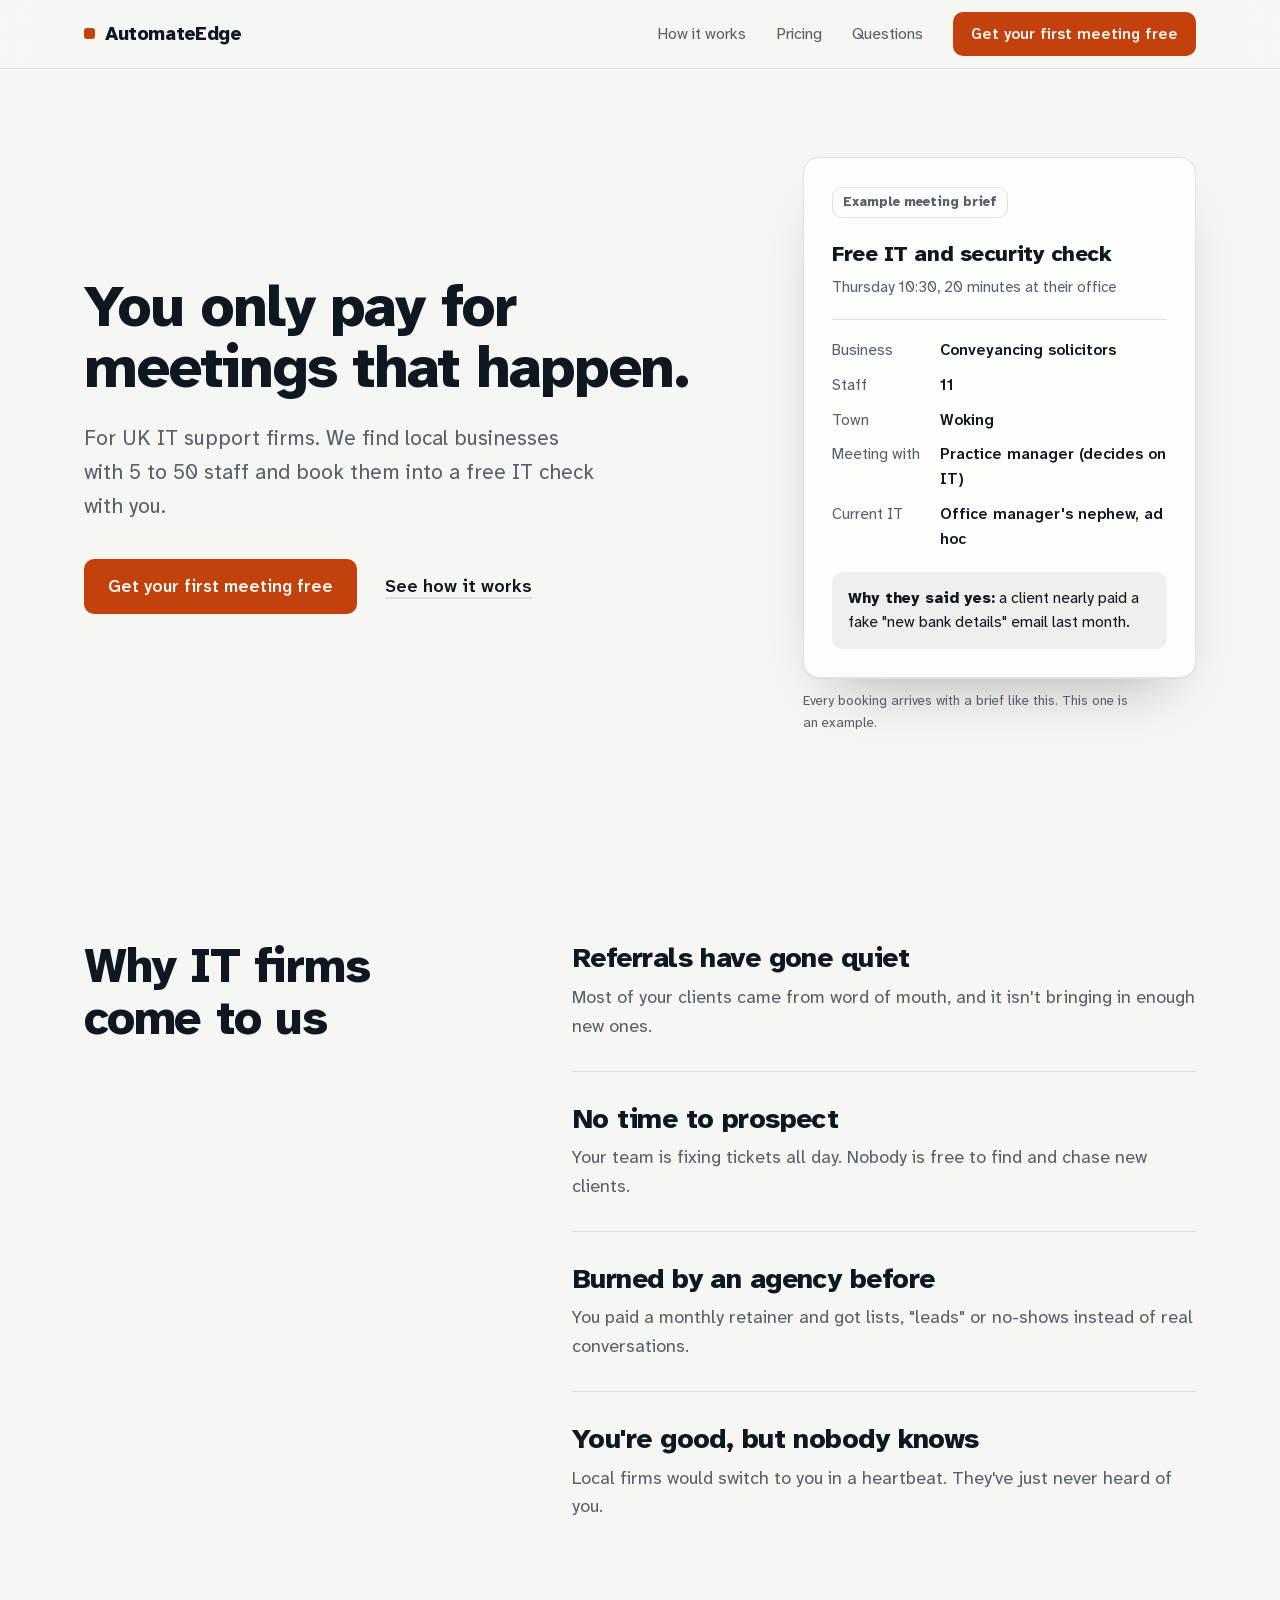
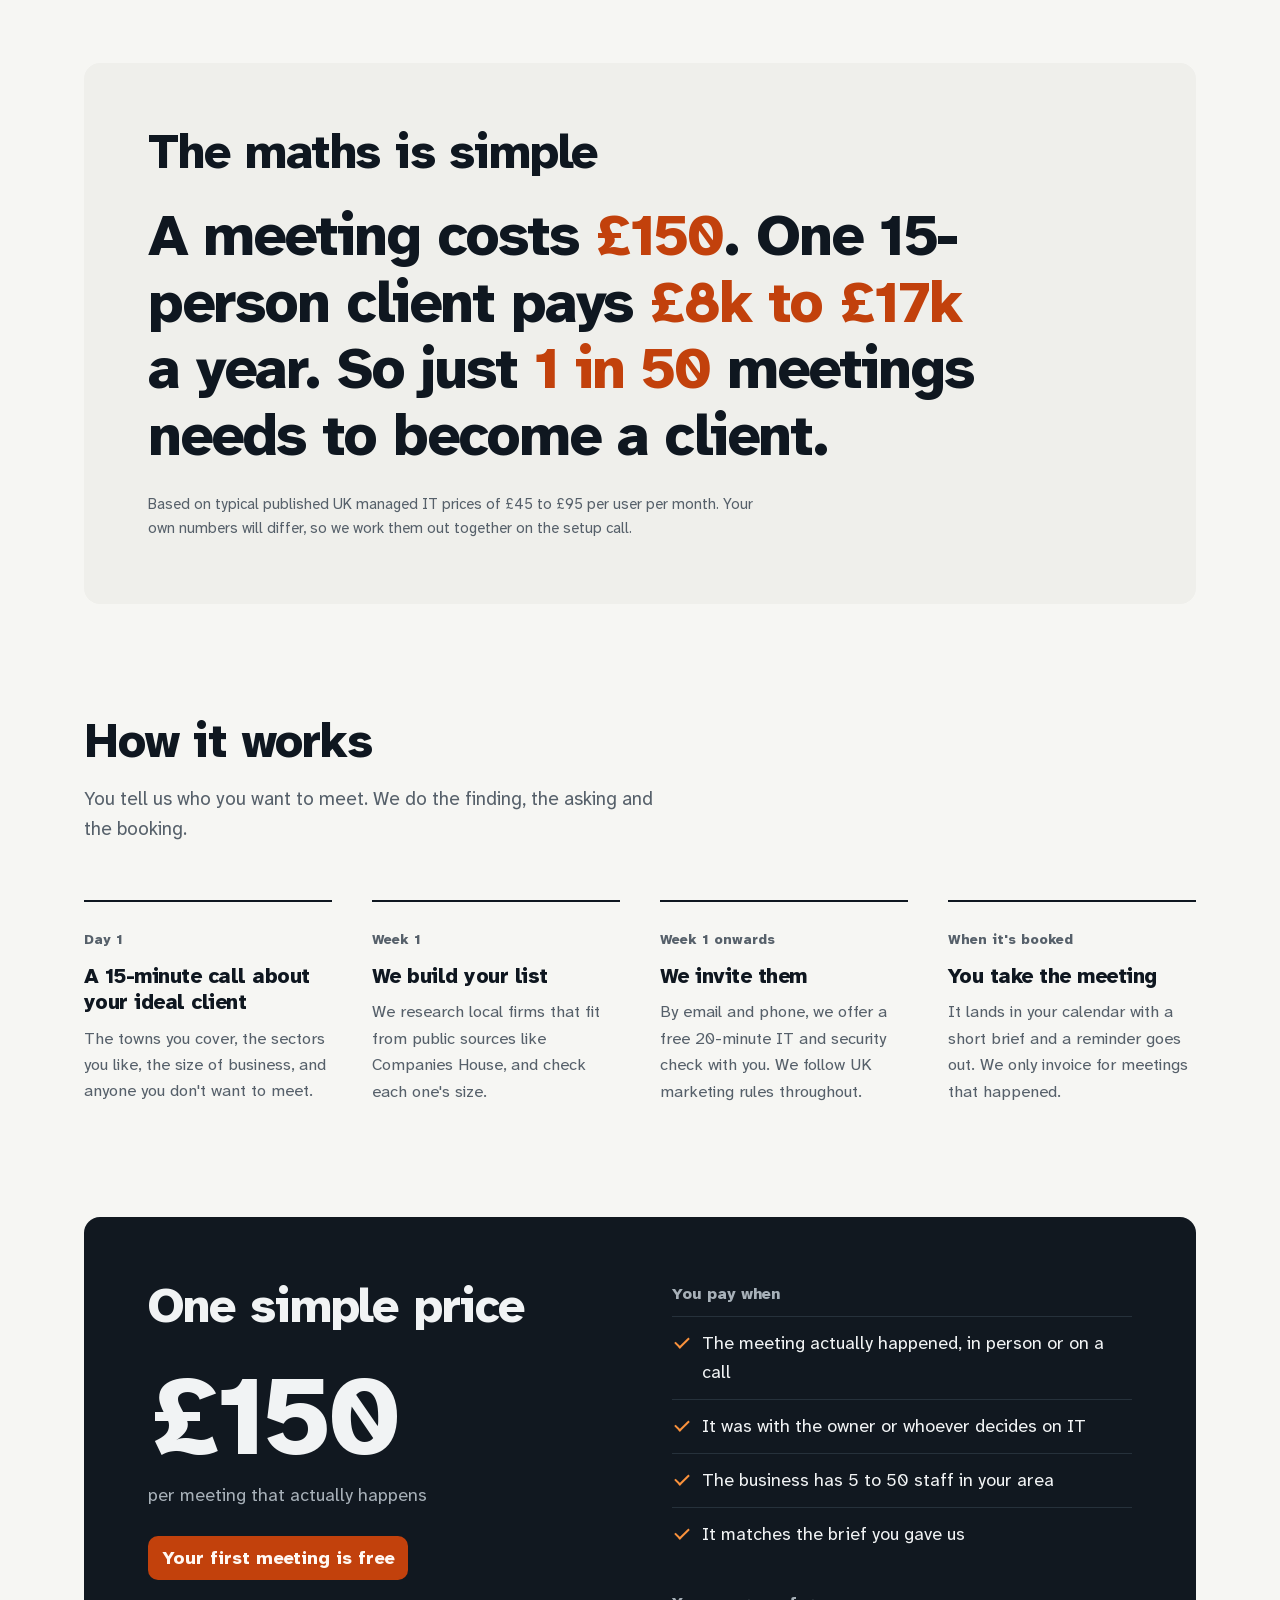
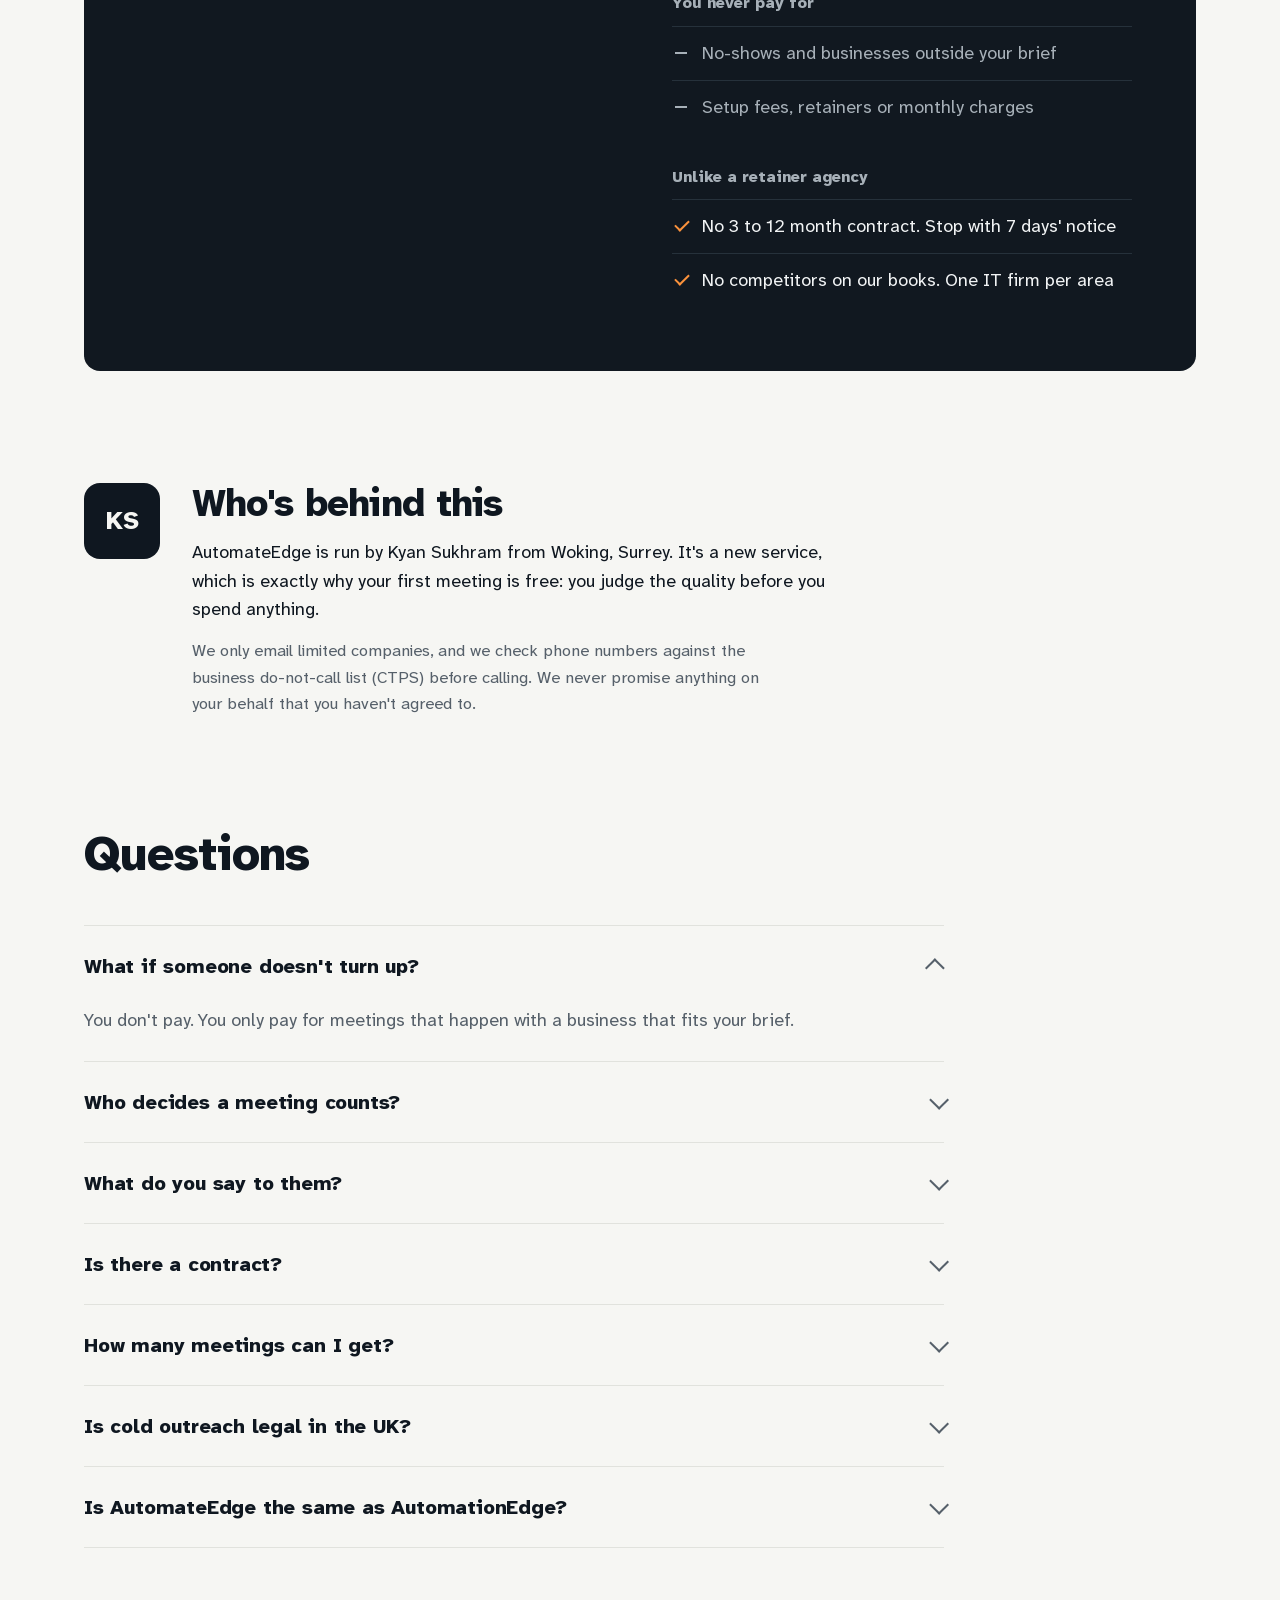
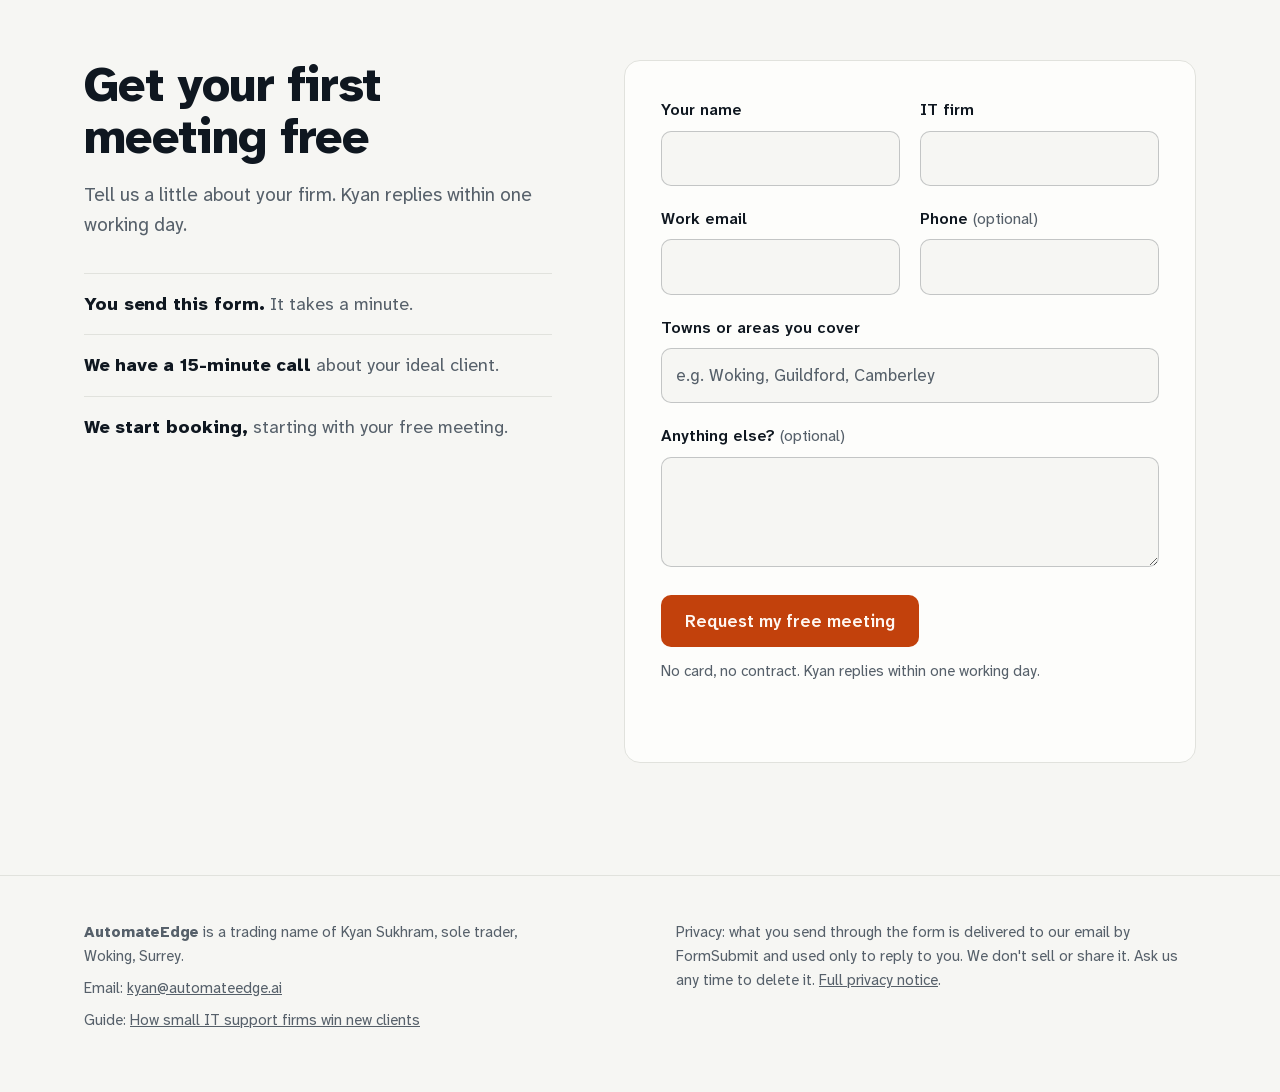
<file: index.html>
<!doctype html>
<html lang="en-GB">
<head>
<meta charset="utf-8">
<meta name="viewport" content="width=device-width, initial-scale=1">
<meta name="color-scheme" content="light dark">
<title>AutomateEdge | Meetings for IT support firms, pay per meeting held</title>
<meta name="description" content="We book meetings between UK IT support firms and local businesses with 5 to 50 staff. £150 per meeting that actually happens. First meeting free. No long-term contract.">
<link rel="canonical" href="https://automateedge.ai/">
<meta property="og:title" content="AutomateEdge | You only pay for meetings that happen">
<meta property="og:description" content="Meetings with local businesses of 5 to 50 staff, booked into your calendar. £150 per held meeting, first meeting free.">
<meta property="og:url" content="https://automateedge.ai/">
<meta property="og:type" content="website">
<script type="application/ld+json">
{"@context":"https://schema.org","@graph":[
 {"@type": "ProfessionalService", "@id": "https://automateedge.ai/#org", "name": "AutomateEdge", "url": "https://automateedge.ai/", "logo": "https://automateedge.ai/assets/favicon.svg", "email": "kyan@automateedge.ai", "description": "UK appointment-setting service for IT support companies (MSPs). Books meetings with local businesses of 5 to 50 staff; £150 per meeting held, first meeting free.", "founder": {"@type": "Person", "name": "Kyan Sukhram"}, "address": {"@type": "PostalAddress", "addressLocality": "Woking", "addressRegion": "Surrey", "addressCountry": "GB"}, "areaServed": {"@type": "Country", "name": "United Kingdom"}, "knowsAbout": ["Appointment setting", "B2B lead generation for IT support companies", "Managed service provider (MSP) sales meetings"]},
 {"@type": "FAQPage", "@id": "https://automateedge.ai/#faq", "mainEntity": [{"@type": "Question", "name": "Where do the businesses come from?", "acceptedAnswer": {"@type": "Answer", "text": "We build a list for your area from public sources such as Companies House and business listings, check each firm's size, then contact them by email or phone."}}, {"@type": "Question", "name": "What do you say to them?", "acceptedAnswer": {"@type": "Answer", "text": "We offer a free, no-obligation 20-minute IT and security check with a local IT company. That's you."}}, {"@type": "Question", "name": "What if someone doesn't turn up?", "acceptedAnswer": {"@type": "Answer", "text": "You don't pay. You only pay for meetings that happen with a business that fits your brief."}}, {"@type": "Question", "name": "Is there a contract?", "acceptedAnswer": {"@type": "Answer", "text": "No long-term contract. You agree a one-page agreement by replying to an email, and either of us can stop with 7 days' notice. We invoice weekly, only for meetings that happened."}}, {"@type": "Question", "name": "Which areas do you cover?", "acceptedAnswer": {"@type": "Answer", "text": "Anywhere in the UK. We book businesses near you, in the towns you say you can serve."}}, {"@type": "Question", "name": "How many meetings can I get?", "acceptedAnswer": {"@type": "Answer", "text": "It depends on your area and brief. We agree a monthly cap with you, so you're never booked beyond what you can take on."}}, {"@type": "Question", "name": "What is appointment setting for IT support companies?", "acceptedAnswer": {"@type": "Answer", "text": "We find local businesses that could need IT support, offer them a free IT and security check with your IT firm, and book the meeting into your calendar. You run the meeting; we do the finding, the asking and the booking."}}, {"@type": "Question", "name": "How much does it cost?", "acceptedAnswer": {"@type": "Answer", "text": "£150 for each meeting that actually happens with a business that fits your brief. Your first meeting is free. No retainer, no set-up fee, no long-term contract."}}, {"@type": "Question", "name": "Is cold outreach legal in the UK?", "acceptedAnswer": {"@type": "Answer", "text": "Yes, when it's done properly. We only email limited companies and LLPs at business addresses, every email has an easy opt-out, we check phone numbers against the Corporate Telephone Preference Service, and we've paid our ICO data protection fee. See our privacy notice."}}, {"@type": "Question", "name": "Who runs AutomateEdge?", "acceptedAnswer": {"@type": "Answer", "text": "Kyan Sukhram, from Woking, Surrey. AutomateEdge is a small, hands-on service, so you deal with the person doing the work."}}, {"@type": "Question", "name": "Is AutomateEdge the same as AutomationEdge?", "acceptedAnswer": {"@type": "Answer", "text": "No. AutomateEdge (automateedge.ai) is a UK appointment-setting service for IT support firms, based in Woking. AutomationEdge is an unrelated automation software company."}}]},
 {"@type":"WebSite","@id":"https://automateedge.ai/#site","name":"AutomateEdge","url":"https://automateedge.ai/","publisher":{"@id":"https://automateedge.ai/#org"}},
 {"@type":"Service","name":"Appointment setting for IT support firms","serviceType":"B2B appointment setting","provider":{"@id":"https://automateedge.ai/#org"},"areaServed":{"@type":"Country","name":"United Kingdom"},"offers":{"@type":"Offer","price":"150","priceCurrency":"GBP","description":"Per meeting held. First meeting free."}}
]}
</script>
<link rel="icon" href="assets/favicon.svg" type="image/svg+xml">
<link href="assets/fonts/fonts.css" rel="stylesheet">
<style>
/* Radius rule: containers 16px, controls (buttons, inputs, tags) 10px. One accent: burnt orange. */
:root{
  --bg:#f6f6f3;--surface:#fdfdfb;--sunk:#efefeb;--ink:#0f1720;--muted:#56606a;--line:#e1e2dd;
  --accent:#c2410c;--accent-ink:#c2410c;--accent-hover:#9a3412;--on-accent:#fff8f3;
  --block:#111820;--block-ink:#f1f3f4;--block-muted:#a7b0b8;--block-line:#26313b;
  --ok:#166534;--err:#b42318;--focus:#fdba74;
  --max:1160px;--ease:cubic-bezier(.16,1,.3,1)
}
@media (prefers-color-scheme:dark){
  :root{
    --bg:#0d1116;--surface:#141a21;--sunk:#10161c;--ink:#eef1f3;--muted:#9aa5ae;--line:#242d36;
    --accent-ink:#f0743a;--block:#1d2732;--block-line:#33404c;--ok:#4ade80;--err:#f87171
  }
}
*{box-sizing:border-box;margin:0}
html{scroll-behavior:smooth}
body{font-family:'Atkinson Hyperlegible Next',system-ui,-apple-system,sans-serif;background:var(--bg);color:var(--ink);font-size:18px;line-height:1.6;-webkit-font-smoothing:antialiased}
a{color:inherit}
::selection{background:color-mix(in srgb,var(--accent) 22%,transparent);color:var(--ink)}
input,textarea{caret-color:var(--accent)}
h1,h2,h3{text-wrap:balance;font-weight:800;letter-spacing:-.025em}
p{text-wrap:pretty}
:focus-visible{outline:3px solid var(--focus);outline-offset:3px;border-radius:6px}
.skip{position:absolute;left:-999px;top:8px;background:var(--ink);color:var(--bg);padding:10px 14px;border-radius:10px;z-index:20}
.skip:focus{left:12px}
.wrap{max-width:var(--max);margin:0 auto;padding-left:24px;padding-right:24px}

/* header */
header{position:sticky;top:0;z-index:10;background:color-mix(in srgb,var(--bg) 88%,transparent);backdrop-filter:blur(12px);-webkit-backdrop-filter:blur(12px);border-bottom:1px solid var(--line)}
.bar{display:flex;align-items:center;justify-content:space-between;height:68px;gap:16px}
.logo{font-weight:800;font-size:19px;text-decoration:none;letter-spacing:-.02em;display:flex;align-items:center;gap:10px}
.logo i{width:11px;height:11px;border-radius:3px;background:var(--accent);display:inline-block}
nav{display:flex;align-items:center;gap:30px;font-size:16px}
nav a{text-decoration:none;color:var(--muted);transition:color .2s}
nav a:hover{color:var(--ink)}

/* buttons */
.btn{display:inline-flex;align-items:center;justify-content:center;gap:10px;background:var(--accent);color:var(--on-accent);font-weight:600;text-decoration:none;border:0;border-radius:10px;padding:14px 24px;font-size:17px;font-family:inherit;cursor:pointer;min-height:52px;white-space:nowrap;transition:background .2s var(--ease),transform .15s var(--ease)}
nav .btn{color:var(--on-accent)}
.btn:hover{background:var(--accent-hover)}
.btn:active{transform:translateY(1px) scale(.98)}
.btn.small{padding:10px 18px;font-size:15px;min-height:42px}
.link{font-weight:600;text-decoration:underline;text-underline-offset:5px;text-decoration-color:var(--line);text-decoration-thickness:2px;transition:text-decoration-color .2s}
.link:hover{text-decoration-color:var(--accent)}

/* hero */
.hero{padding-top:88px;padding-bottom:96px;display:grid;grid-template-columns:1.25fr .75fr;gap:64px;align-items:center}
h1{font-size:clamp(40px,4.6vw,60px);line-height:1.04;letter-spacing:-.035em}
.lead{font-size:clamp(19px,1.9vw,21px);color:var(--muted);max-width:40ch;margin-top:24px}
.cta-row{display:flex;flex-wrap:wrap;align-items:center;gap:28px;margin-top:36px}

/* example brief: a real preview of what the IT firm receives */
.brief{background:var(--surface);border:1px solid var(--line);border-radius:16px;padding:28px;box-shadow:0 1px 0 var(--line),0 30px 60px -30px color-mix(in srgb,var(--ink) 35%,transparent)}
.tag{display:inline-block;font-size:13px;font-weight:700;color:var(--muted);border:1px solid var(--line);border-radius:10px;padding:4px 10px}
.brief-title{font-size:22px;font-weight:800;letter-spacing:-.02em;margin:18px 0 4px}
.brief .when{color:var(--muted);font-size:15px}
.brief dl{display:grid;grid-template-columns:auto 1fr;gap:10px 20px;margin-top:20px;padding-top:18px;border-top:1px solid var(--line);font-size:15.5px}
.brief dt{color:var(--muted)}
.brief dd{font-weight:600}
.brief .why{margin-top:20px;font-size:15.5px;background:var(--sunk);border-radius:10px;padding:14px 16px}
.caption{font-size:13.5px;color:var(--muted);margin-top:12px}


/* sections */
section{padding:112px 0}
h2{font-size:clamp(32px,3.8vw,48px);line-height:1.08;max-width:18ch}
.sub{color:var(--muted);margin-top:16px;max-width:56ch;font-size:19px}

/* why: sticky heading + statements */
.why-grid{display:grid;grid-template-columns:.8fr 1.2fr;gap:72px;align-items:start}
.why-grid h2{position:sticky;top:110px}
.pains{padding:0}
.pains li{list-style:none;padding:30px 0;border-top:1px solid var(--line)}
.pains li:first-child{border-top:0;padding-top:0}
.pains strong{display:block;font-size:clamp(22px,2.3vw,28px);letter-spacing:-.02em;line-height:1.2;margin-bottom:8px}
.pains span{color:var(--muted)}

/* maths: one typeset statement */
.maths{background:var(--sunk);border-radius:16px;padding:clamp(32px,5vw,64px)}
.equation{font-size:clamp(30px,4.6vw,58px);font-weight:800;letter-spacing:-.035em;line-height:1.15;max-width:22ch;margin-top:24px}
.equation em{font-style:normal;color:var(--accent-ink)}
.source{font-size:15px;color:var(--muted);margin-top:22px;max-width:62ch}

/* how: four columns */
.steps{display:grid;grid-template-columns:repeat(4,1fr);gap:40px;margin-top:56px;padding:0}
.steps li{list-style:none;border-top:2px solid var(--ink);padding-top:22px}
.steps .day{font-size:14px;font-weight:700;color:var(--muted)}
.steps h3{font-size:21px;line-height:1.25;margin-top:10px}
.steps p{color:var(--muted);margin-top:10px;font-size:16.5px}


/* pricing: the one dark block on the page */
.price{background:var(--block);color:var(--block-ink);border-radius:16px;padding:clamp(32px,5vw,64px);display:grid;grid-template-columns:1fr 1fr;gap:64px;align-items:start}
.price h2{color:var(--block-ink)}
.price .big{font-size:clamp(72px,9vw,112px);font-weight:800;letter-spacing:-.045em;line-height:1;margin-top:28px}
.price .per{color:var(--block-muted);margin-top:8px}
.price .free{display:inline-block;text-decoration:none;background:var(--accent);color:var(--on-accent);border-radius:10px;padding:8px 14px;font-weight:700;margin-top:26px}
.price h3{font-size:16px;font-weight:700;color:var(--block-muted);letter-spacing:0;margin-top:30px}
.price h3:first-child{margin-top:0}
.price ul{margin-top:10px;padding:0}
.price li{list-style:none;padding:12px 0 12px 30px;border-top:1px solid var(--block-line);position:relative}
.price li::before{content:"";position:absolute;left:3px;top:20px;width:12px;height:6px;border-left:2px solid #fb923c;border-bottom:2px solid #fb923c;transform:rotate(-45deg)}
.price .no li{color:var(--block-muted)}
.price .no li::before{width:12px;height:2px;border:0;background:var(--block-muted);transform:none;top:25px}

/* who */
.who{display:grid;grid-template-columns:auto 1fr;gap:32px;align-items:start;max-width:820px}
.mono{width:76px;height:76px;border-radius:16px;background:var(--ink);color:var(--bg);font-weight:800;font-size:26px;display:grid;place-items:center}
.who h2{font-size:clamp(28px,3vw,38px)}
.who p{margin-top:14px;max-width:58ch}
.who .note{font-size:16.5px;color:var(--muted)}

/* faq accordion */
.faq{margin-top:44px;max-width:860px}
.faq details{border-top:1px solid var(--line)}
.faq details:last-child{border-bottom:1px solid var(--line)}
.faq summary{list-style:none;cursor:pointer;display:flex;justify-content:space-between;align-items:center;gap:24px;padding:24px 0;font-size:20px;font-weight:700;letter-spacing:-.01em}
.faq summary::-webkit-details-marker{display:none}
.faq summary::after{content:"";flex:none;width:12px;height:12px;border-right:2px solid var(--muted);border-bottom:2px solid var(--muted);transform:rotate(45deg) translateY(-3px);transition:transform .25s var(--ease)}
.faq details[open] summary::after{transform:rotate(-135deg) translateY(-3px)}
.faq details p{color:var(--muted);padding:0 0 26px;max-width:66ch}
.faq a{color:var(--accent-ink)}

/* form */
.start{display:grid;grid-template-columns:.9fr 1.1fr;gap:72px;align-items:start}
form{background:var(--surface);border:1px solid var(--line);border-radius:16px;padding:36px;display:grid;grid-template-columns:1fr 1fr;gap:20px}
label{display:block;font-weight:600;font-size:16px;margin-bottom:8px}
.opt{font-weight:400;color:var(--muted)}
input,textarea{width:100%;font:inherit;font-size:17px;padding:13px 14px;border:1.5px solid color-mix(in srgb,var(--ink) 22%,transparent);border-radius:10px;background:var(--bg);color:var(--ink);transition:border-color .2s}
input::placeholder{color:var(--muted);opacity:1}
input:focus,textarea:focus{outline:3px solid color-mix(in srgb,var(--focus) 70%,transparent);border-color:var(--accent)}
[aria-invalid=true]{border-color:var(--err)}
.full{grid-column:1/-1}
.hp{position:absolute;left:-9999px}
.msg{font-size:16px;min-height:1.4em}
.reassure{font-size:15px;color:var(--muted);margin-top:12px}
.msg.ok{color:var(--ok)}.msg.err{color:var(--err)}
.next{margin-top:32px;padding:0;counter-reset:n}
.next li{list-style:none;padding:16px 0;border-top:1px solid var(--line);color:var(--muted)}
.next b{color:var(--ink)}

footer{padding:44px 0 60px;border-top:1px solid var(--line);color:var(--muted);font-size:15px}
footer .row{display:flex;flex-wrap:wrap;justify-content:space-between;gap:24px}
footer p+p{margin-top:8px}
footer .row>div{max-width:520px}

@media (prefers-reduced-motion:no-preference){
  .rise{animation:rise .5s var(--ease) both}
  .rise.d2{animation-delay:.12s}
  @keyframes rise{from{transform:translateY(10px)}to{transform:none}}
}
@media (max-width:960px){
  nav a:not(.btn){display:none}
  .hero,.why-grid,.price,.start,form{grid-template-columns:1fr}
  .hero{padding-top:52px;padding-bottom:64px;gap:44px}
  .why-grid{gap:28px}.why-grid h2{position:static}
  .steps{grid-template-columns:1fr 1fr;gap:36px 28px}
  section{padding:72px 0}
  .price{gap:36px}
  form{padding:24px}
  .who{grid-template-columns:1fr;gap:20px}
}
@media (max-width:560px){
  .wrap{padding-left:16px;padding-right:16px}
  .steps{grid-template-columns:1fr}
  .btn.small{padding:9px 14px;font-size:14px}
}
</style>
</head>
<body>
<a class="skip" href="#main">Skip to content</a>
<header>
  <div class="wrap bar">
    <a class="logo" href="#top"><i aria-hidden="true"></i>AutomateEdge</a>
    <nav aria-label="Main">
      <a href="#how">How it works</a>
      <a href="#pricing">Pricing</a>
      <a href="#faq">Questions</a>
      <a class="btn small" href="#start">Get your first meeting free</a>
    </nav>
  </div>
</header>

<main id="main">
  <div class="wrap hero" id="top">
    <div class="rise">
      <h1>You only pay for meetings that happen.</h1>
      <p class="lead">For UK IT support firms. We find local businesses with 5 to 50 staff and book them into a free IT check with you.</p>
      <div class="cta-row">
        <a class="btn" href="#start">Get your first meeting free</a>
        <a class="link" href="#how">See how it works</a>
      </div>
    </div>
    <div class="rise d2">
      <aside class="brief" aria-label="Example of a meeting brief">
        <span class="tag">Example meeting brief</span>
        <p class="brief-title">Free IT and security check</p>
        <p class="when">Thursday 10:30, 20 minutes at their office</p>
        <dl>
          <dt>Business</dt><dd>Conveyancing solicitors</dd>
          <dt>Staff</dt><dd>11</dd>
          <dt>Town</dt><dd>Woking</dd>
          <dt>Meeting with</dt><dd>Practice manager (decides on IT)</dd>
          <dt>Current IT</dt><dd>Office manager's nephew, ad hoc</dd>
        </dl>
        <p class="why"><b>Why they said yes:</b> a client nearly paid a fake "new bank details" email last month.</p>
      </aside>
      <p class="caption">Every booking arrives with a brief like this. This one is an example.</p>
    </div>
  </div>


  <section aria-labelledby="pain">
    <div class="wrap why-grid">
      <h2 id="pain">Why IT firms come to us</h2>
      <ul class="pains">
        <li><strong>Referrals have gone quiet</strong><span>Most of your clients came from word of mouth, and it isn't bringing in enough new ones.</span></li>
        <li><strong>No time to prospect</strong><span>Your team is fixing tickets all day. Nobody is free to find and chase new clients.</span></li>
        <li><strong>Burned by an agency before</strong><span>You paid a monthly retainer and got lists, "leads" or no-shows instead of real conversations.</span></li>
        <li><strong>You're good, but nobody knows</strong><span>Local firms would switch to you in a heartbeat. They've just never heard of you.</span></li>
      </ul>
    </div>
  </section>

  <div class="wrap">
    <div class="maths" aria-labelledby="maths">
      <h2 id="maths">The maths is simple</h2>
      <p class="equation">A meeting costs <em>£150</em>. One 15-person client pays <em>£8k to £17k</em> a year. So just <em>1 in 50</em> meetings needs to become a client.</p>
      <p class="source">Based on typical published UK managed IT prices of £45 to £95 per user per month. Your own numbers will differ, so we work them out together on the setup call.</p>
    </div>
  </div>

  <section id="how" aria-labelledby="how-h">
    <div class="wrap">
      <h2 id="how-h">How it works</h2>
      <p class="sub">You tell us who you want to meet. We do the finding, the asking and the booking.</p>
      <ol class="steps">
        <li><span class="day">Day 1</span><h3>A 15-minute call about your ideal client</h3><p>The towns you cover, the sectors you like, the size of business, and anyone you don't want to meet.</p></li>
        <li><span class="day">Week 1</span><h3>We build your list</h3><p>We research local firms that fit from public sources like Companies House, and check each one's size.</p></li>
        <li><span class="day">Week 1 onwards</span><h3>We invite them</h3><p>By email and phone, we offer a free 20-minute IT and security check with you. We follow UK marketing rules throughout.</p></li>
        <li><span class="day">When it's booked</span><h3>You take the meeting</h3><p>It lands in your calendar with a short brief and a reminder goes out. We only invoice for meetings that happened.</p></li>
      </ol>
    </div>
  </section>


  <div class="wrap" id="pricing">
    <div class="price" aria-labelledby="price-h">
      <div>
        <h2 id="price-h">One simple price</h2>
        <div class="big">£150</div>
        <div class="per">per meeting that actually happens</div>
        <a class="free" href="#start">Your first meeting is free</a>
      </div>
      <div>
        <h3>You pay when</h3>
        <ul>
          <li>The meeting actually happened, in person or on a call</li>
          <li>It was with the owner or whoever decides on IT</li>
          <li>The business has 5 to 50 staff in your area</li>
          <li>It matches the brief you gave us</li>
        </ul>
        <h3>You never pay for</h3>
        <ul class="no">
          <li>No-shows and businesses outside your brief</li>
          <li>Setup fees, retainers or monthly charges</li>
        </ul>
        <h3>Unlike a retainer agency</h3>
        <ul>
          <li>No 3 to 12 month contract. Stop with 7 days' notice</li>
          <li>No competitors on our books. One IT firm per area</li>
        </ul>
      </div>
    </div>
  </div>

  <section aria-labelledby="who-h">
    <div class="wrap">
      <div class="who">
        <!-- TODO: replace the monogram with a real photo of Kyan (square, 320x320) -->
        <div class="mono" aria-hidden="true">KS</div>
        <div>
          <h2 id="who-h">Who's behind this</h2>
          <p>AutomateEdge is run by Kyan Sukhram from Woking, Surrey. It's a new service, which is exactly why your first meeting is free: you judge the quality before you spend anything.</p>
          <p class="note">We only email limited companies, and we check phone numbers against the business do-not-call list (CTPS) before calling. We never promise anything on your behalf that you haven't agreed to.</p>
        </div>
      </div>
    </div>
  </section>

  <section id="faq" aria-labelledby="faq-h" style="padding-top:0">
    <div class="wrap">
      <h2 id="faq-h">Questions</h2>
      <div class="faq">
        <details open><summary>What if someone doesn't turn up?</summary><p>You don't pay. You only pay for meetings that happen with a business that fits your brief.</p></details>
        <details><summary>Who decides a meeting counts?</summary><p>It counts when the business fits your brief, you meet the owner, a director, a partner or an office or operations manager, and the meeting lasts at least 10 minutes in person, by phone or by video. If you think one shouldn't count, tell us within 3 working days.</p></details>
        <details><summary>What do you say to them?</summary><p>We offer a free, no-obligation 20-minute IT and security check with a local IT company. That's you.</p></details>
        <details><summary>Is there a contract?</summary><p>No long-term contract. You agree a one-page agreement by replying to an email, and either of us can stop with 7 days' notice. We invoice weekly, only for meetings that happened.</p></details>
        <details><summary>How many meetings can I get?</summary><p>It depends on your area and brief. We agree a monthly cap with you, so you're never booked beyond what you can take on.</p></details>
        <details><summary>Is cold outreach legal in the UK?</summary><p>Yes, when it's done properly. We only email limited companies and LLPs at business addresses, every email has an easy opt-out, we check phone numbers against the Corporate Telephone Preference Service, and we've paid our ICO data protection fee. See our <a href="privacy.html">privacy notice</a>.</p></details>
        <details><summary>Is AutomateEdge the same as AutomationEdge?</summary><p>No. AutomateEdge (automateedge.ai) is a UK appointment-setting service for IT support firms, based in Woking. AutomationEdge is an unrelated automation software company.</p></details>
      </div>
    </div>
  </section>

  <section id="start" aria-labelledby="start-h" style="padding-top:0">
    <div class="wrap start">
      <div>
        <h2 id="start-h">Get your first meeting free</h2>
        <p class="sub">Tell us a little about your firm. Kyan replies within one working day.</p>
        <ol class="next">
          <li><b>You send this form.</b> It takes a minute.</li>
          <li><b>We have a 15-minute call</b> about your ideal client.</li>
          <li><b>We start booking,</b> starting with your free meeting.</li>
        </ol>
      </div>
      <form id="enquiry" novalidate>
        <div><label for="name">Your name</label><input id="name" name="name" autocomplete="name" required></div>
        <div><label for="company">IT firm</label><input id="company" name="company" autocomplete="organization" required></div>
        <div><label for="email">Work email</label><input id="email" name="email" type="email" autocomplete="email" required></div>
        <div><label for="phone">Phone <span class="opt">(optional)</span></label><input id="phone" name="phone" type="tel" autocomplete="tel"></div>
        <div class="full"><label for="area">Towns or areas you cover</label><input id="area" name="area" placeholder="e.g. Woking, Guildford, Camberley" required></div>
        <div class="full"><label for="note">Anything else? <span class="opt">(optional)</span></label><textarea id="note" name="note" rows="3"></textarea></div>
        <input class="hp" name="_honey" tabindex="-1" autocomplete="off" aria-hidden="true">
        <div class="full"><button class="btn" id="send" type="submit">Request my free meeting</button><p class="reassure">No card, no contract. Kyan replies within one working day.</p></div>
        <p class="msg full" id="msg" role="status" aria-live="polite"></p>
      </form>
    </div>
  </section>
</main>

<footer>
  <div class="wrap row">
    <div>
      <p><strong>AutomateEdge</strong> is a trading name of Kyan Sukhram, sole trader, Woking, Surrey.</p>
      <p>Email: <a href="mailto:kyan@automateedge.ai">kyan@automateedge.ai</a></p>
      <p>Guide: <a href="win-it-support-clients.html">How small IT support firms win new clients</a></p>
    </div>
    <div>
      <p>Privacy: what you send through the form is delivered to our email by FormSubmit and used only to reply to you. We don't sell or share it. Ask us any time to delete it. <a href="privacy.html">Full privacy notice</a>.</p>
    </div>
  </div>
</footer>

<script>
(function () {
  var ENDPOINT = 'https://formsubmit.co/ajax/de3dee0c972bc49ac073096827a7b243';
  var f = document.getElementById('enquiry'), msg = document.getElementById('msg'), btn = document.getElementById('send');
  var label = btn.innerHTML;
  function show(t, ok) { msg.textContent = t; msg.className = 'msg full ' + (ok ? 'ok' : 'err'); }
  f.addEventListener('input', function (e) { e.target.removeAttribute('aria-invalid'); });
  f.addEventListener('submit', function (e) {
    e.preventDefault();
    var d = { name: f.name.value.trim(), company: f.company.value.trim(), email: f.email.value.trim(), phone: f.phone.value.trim(),
      area: f.area.value.trim(), note: f.note.value.trim(), _honey: f._honey.value,
      _subject: 'AutomateEdge meetings enquiry', _template: 'table', _captcha: 'false' };
    var bad = !d.name ? ['name', 'Add your name.'] : !d.company ? ['company', 'Add your IT firm.'] :
      !/^[^\s@]+@[^\s@]+\.[^\s@]+$/.test(d.email) ? ['email', 'Check your email address.'] : !d.area ? ['area', 'Add the areas you cover.'] : null;
    if (bad) { f[bad[0]].setAttribute('aria-invalid', 'true'); f[bad[0]].focus(); show(bad[1], false); return; }
    btn.disabled = true; btn.textContent = 'Sending…'; show('Sending… this can take up to 30 seconds.', true);
    fetch(ENDPOINT, { method: 'POST', headers: { 'Content-Type': 'application/json', 'Accept': 'application/json' }, body: JSON.stringify(d) })
      .then(function (r) { return r.json().then(function (j) { return { ok: r.ok, j: j }; }); })
      .then(function (res) {
        if (res.ok && String(res.j.success) === 'true') { f.reset(); show('Thanks. Kyan will reply within one working day.', true); }
        else { console.error('Enquiry error', res.j); show("That didn't send. Email kyan@automateedge.ai instead.", false); }
      })
      .catch(function (err) { console.error('Enquiry network error', err); show('No connection. Try again, or email kyan@automateedge.ai.', false); })
      .finally(function () { btn.disabled = false; btn.innerHTML = label; });
  });
})();
</script>
</body>
</html>
</file>
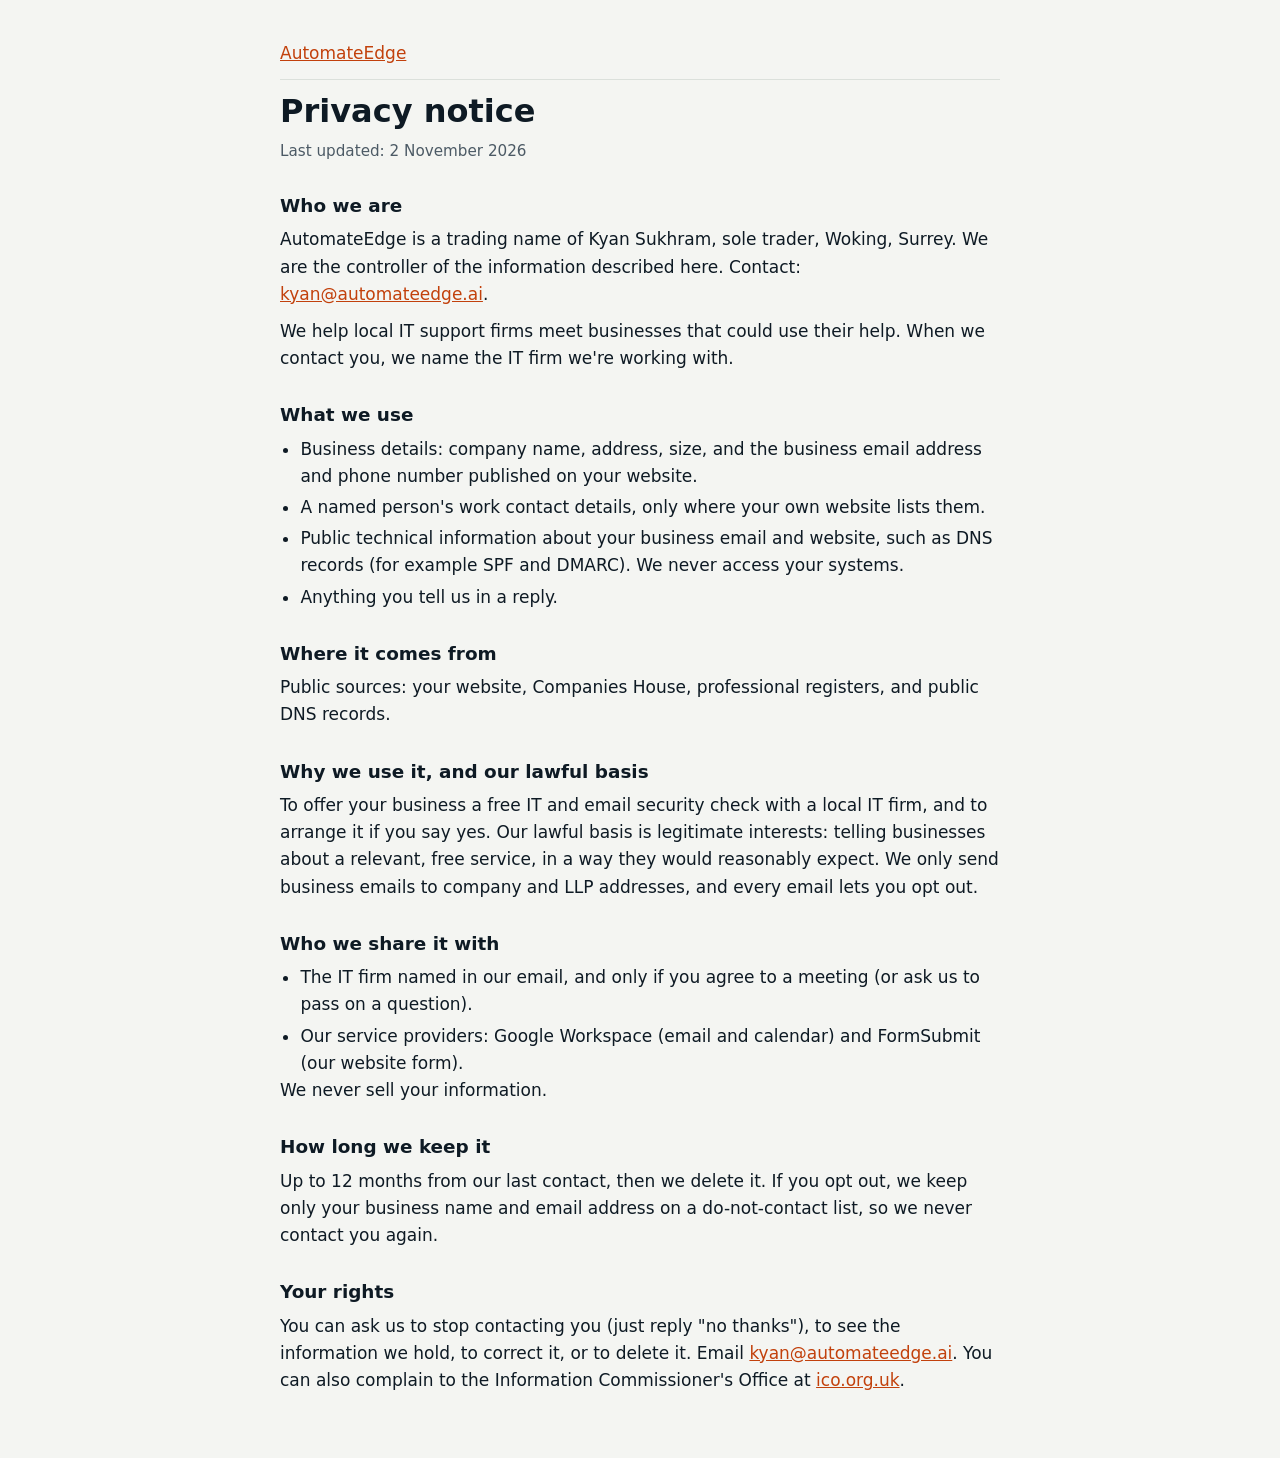
<file: privacy.html>
<!doctype html>
<html lang="en-GB">
<head>
<meta charset="utf-8">
<meta name="viewport" content="width=device-width, initial-scale=1">
<title>Privacy notice | AutomateEdge</title>
<meta name="description" content="How AutomateEdge uses business contact details when we contact businesses on behalf of IT support firms.">
<link rel="canonical" href="https://automateedge.ai/privacy.html">
<link rel="icon" href="assets/favicon.svg" type="image/svg+xml">
<link href="assets/fonts/fonts.css" rel="stylesheet">
<style>
:root{--bg:#f4f5f2;--ink:#0e1a24;--muted:#4c5a65;--line:#dbe0db;--accent:#c2410c}
*{box-sizing:border-box;margin:0}
body{background:var(--bg);color:var(--ink);font:17px/1.6 system-ui,-apple-system,"Segoe UI",sans-serif}
.wrap{max-width:760px;margin:0 auto;padding:40px 20px 64px}
a{color:var(--accent)}
h1{font-size:2rem;line-height:1.2;margin:12px 0 8px}
h2{font-size:1.15rem;margin:28px 0 6px}
p,li{color:var(--ink)} p+p{margin-top:10px}
ul{padding-left:1.2em;margin-top:6px} li+li{margin-top:4px}
.muted{color:var(--muted);font-size:.95rem}
.top{border-bottom:1px solid var(--line);padding-bottom:12px}
</style>
</head>
<body>
<main class="wrap">
  <p class="top"><a href="/">AutomateEdge</a></p>
  <h1>Privacy notice</h1>
  <p class="muted">Last updated: 2 November 2026</p>

  <h2>Who we are</h2>
  <p>AutomateEdge is a trading name of Kyan Sukhram, sole trader, Woking, Surrey. We are the controller of the information described here. Contact: <a href="mailto:kyan@automateedge.ai">kyan@automateedge.ai</a>.</p>
  <p>We help local IT support firms meet businesses that could use their help. When we contact you, we name the IT firm we're working with.</p>

  <h2>What we use</h2>
  <ul>
    <li>Business details: company name, address, size, and the business email address and phone number published on your website.</li>
    <li>A named person's work contact details, only where your own website lists them.</li>
    <li>Public technical information about your business email and website, such as DNS records (for example SPF and DMARC). We never access your systems.</li>
    <li>Anything you tell us in a reply.</li>
  </ul>

  <h2>Where it comes from</h2>
  <p>Public sources: your website, Companies House, professional registers, and public DNS records.</p>

  <h2>Why we use it, and our lawful basis</h2>
  <p>To offer your business a free IT and email security check with a local IT firm, and to arrange it if you say yes. Our lawful basis is legitimate interests: telling businesses about a relevant, free service, in a way they would reasonably expect. We only send business emails to company and LLP addresses, and every email lets you opt out.</p>

  <h2>Who we share it with</h2>
  <ul>
    <li>The IT firm named in our email, and only if you agree to a meeting (or ask us to pass on a question).</li>
    <li>Our service providers: Google Workspace (email and calendar) and FormSubmit (our website form).</li>
  </ul>
  <p>We never sell your information.</p>

  <h2>How long we keep it</h2>
  <p>Up to 12 months from our last contact, then we delete it. If you opt out, we keep only your business name and email address on a do-not-contact list, so we never contact you again.</p>

  <h2>Your rights</h2>
  <p>You can ask us to stop contacting you (just reply "no thanks"), to see the information we hold, to correct it, or to delete it. Email <a href="mailto:kyan@automateedge.ai">kyan@automateedge.ai</a>. You can also complain to the Information Commissioner's Office at <a href="https://ico.org.uk">ico.org.uk</a>.</p>
</main>
</body>
</html>
</file>
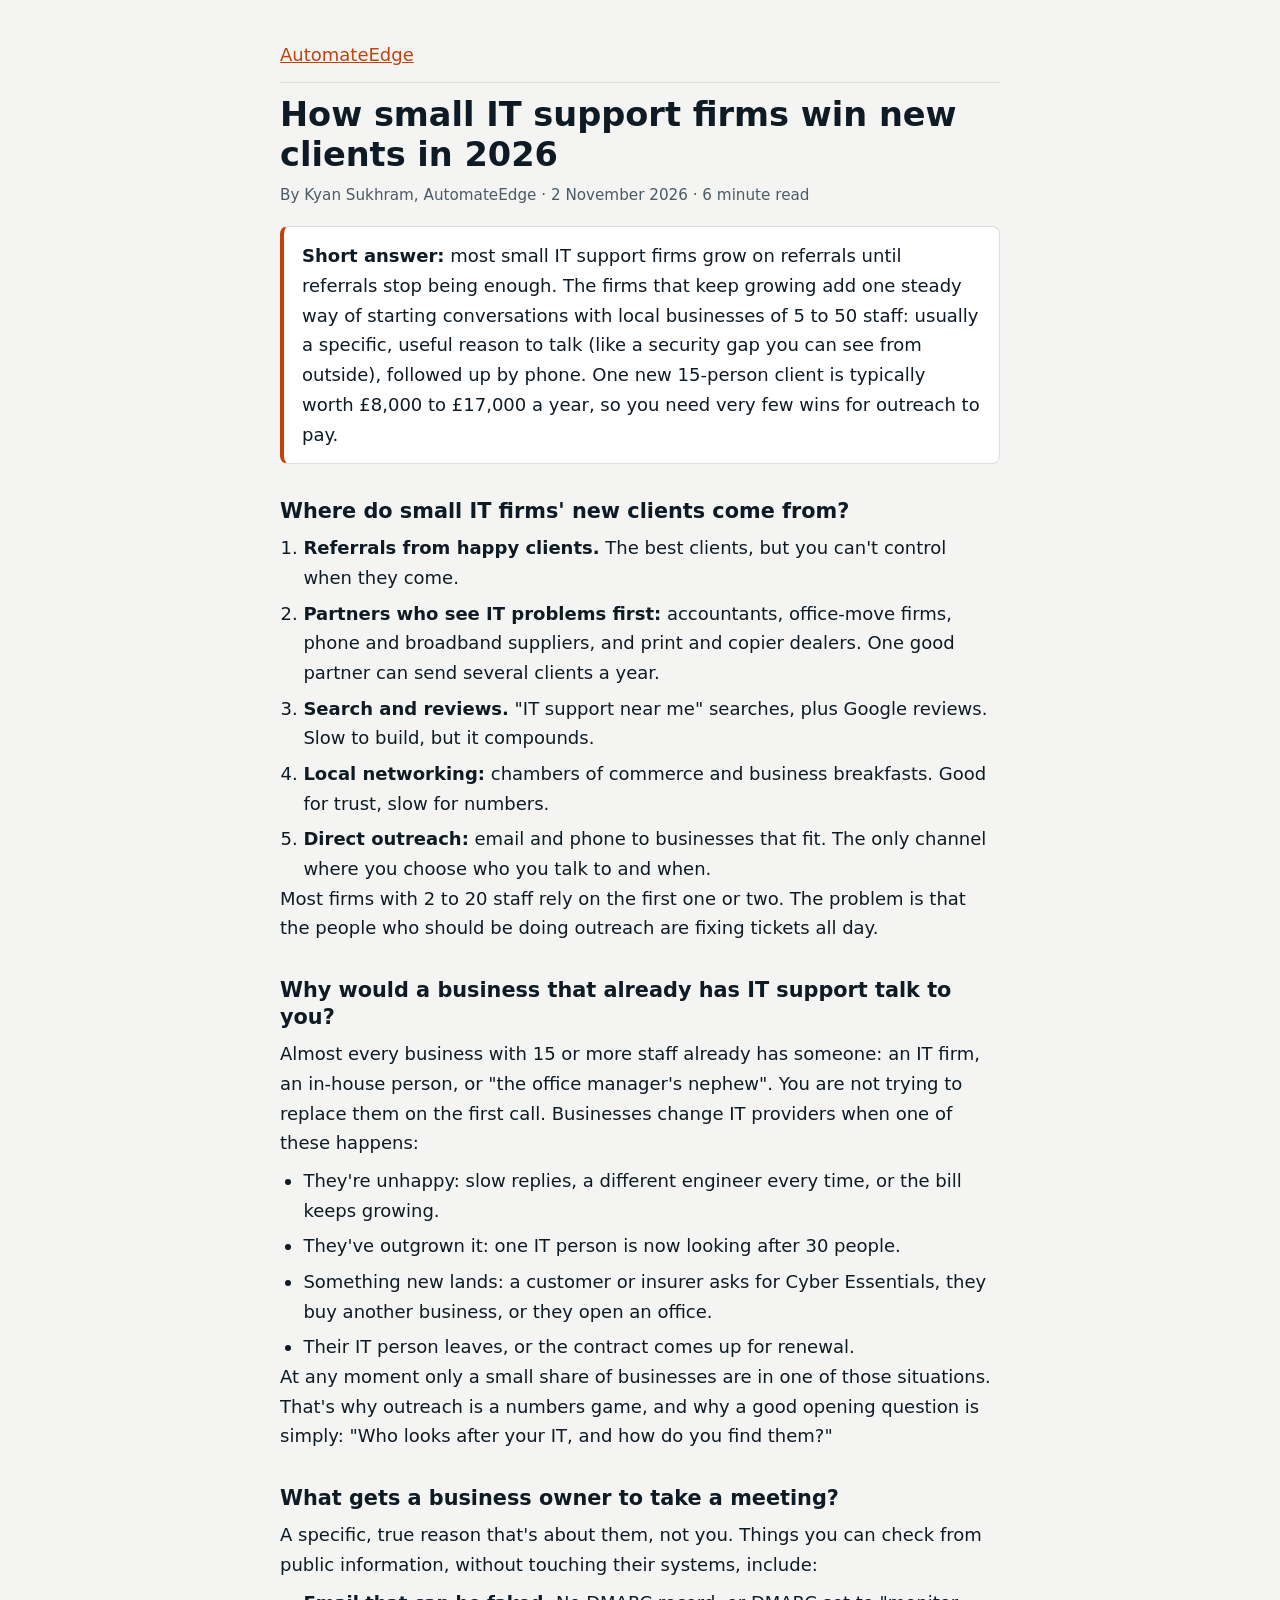
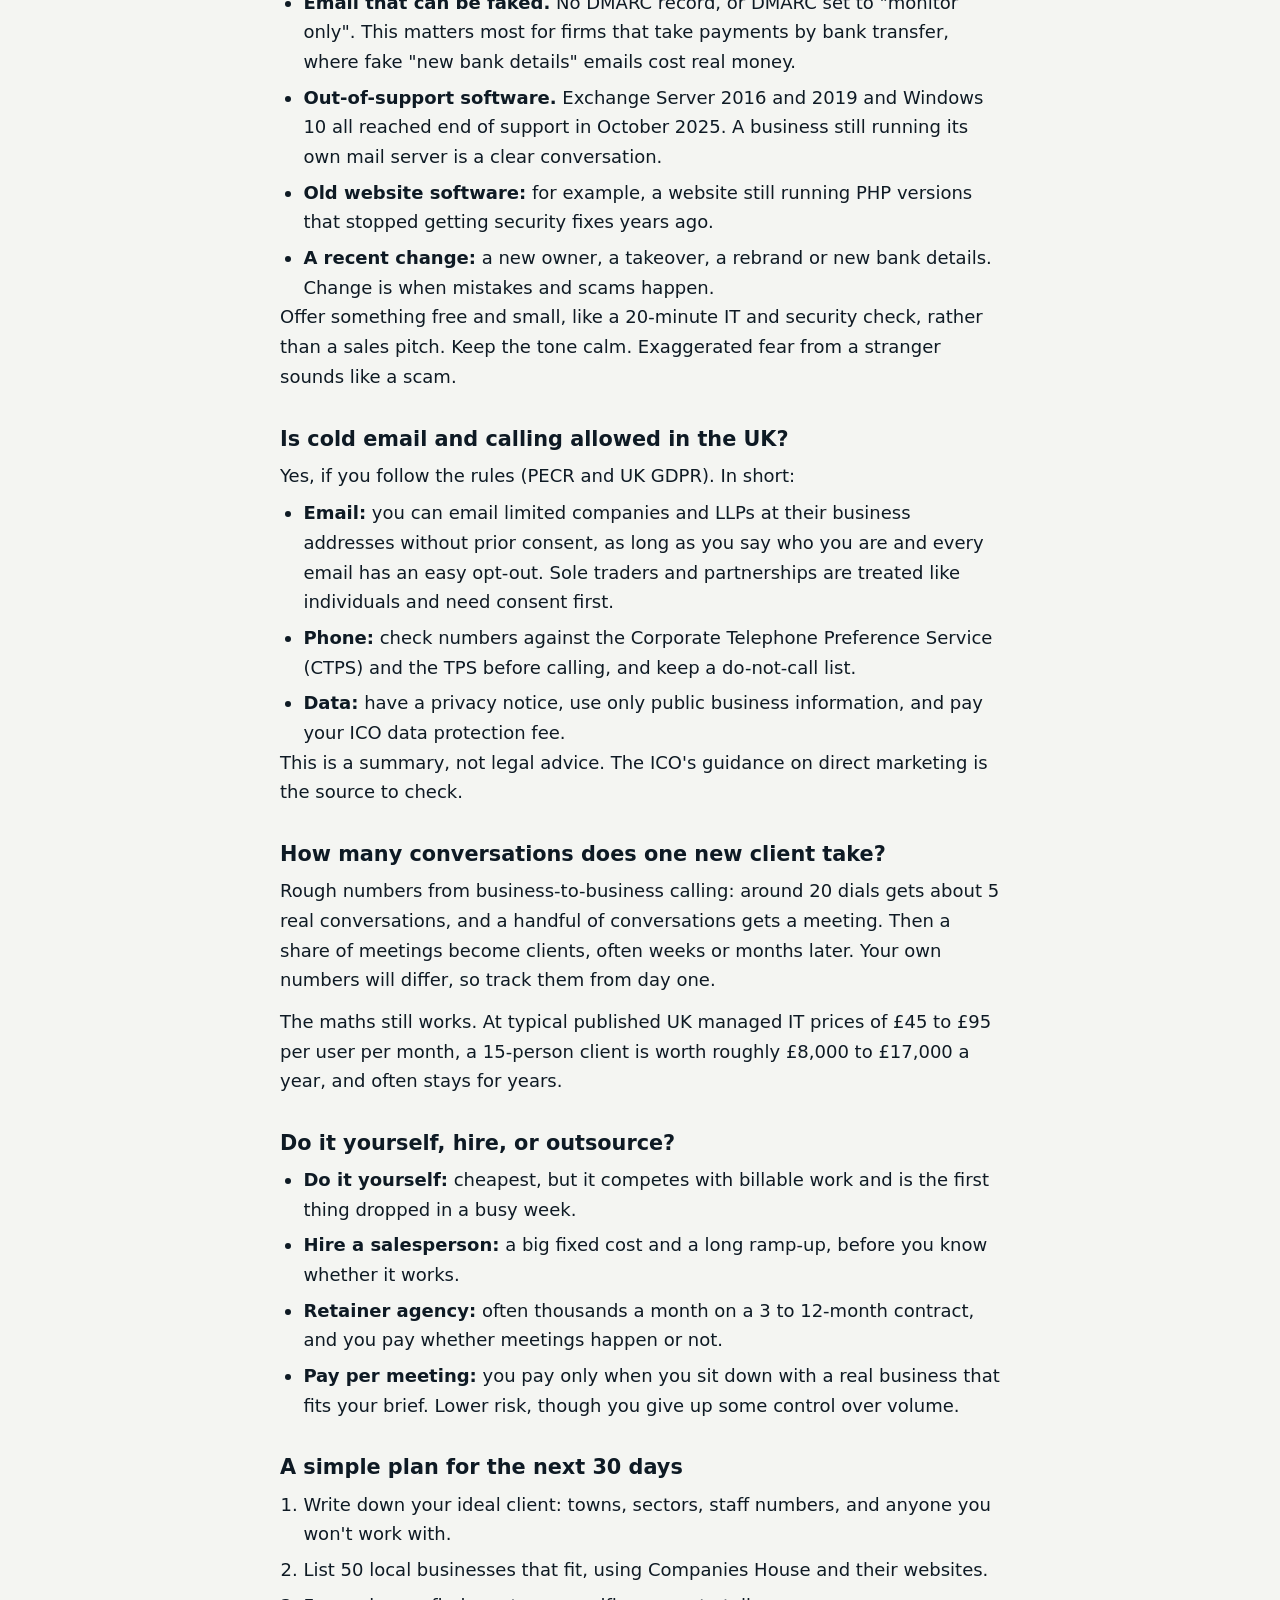
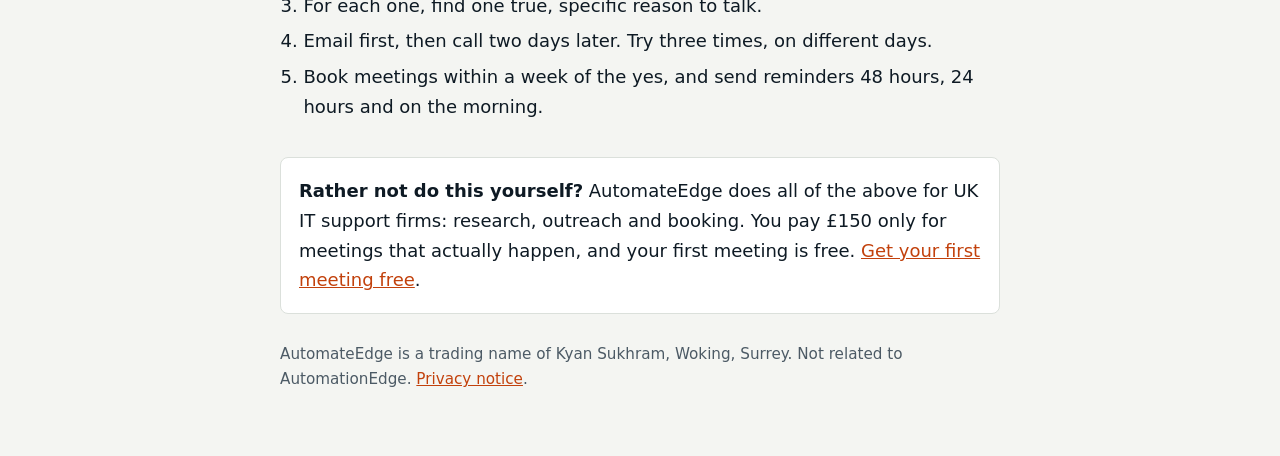
<file: win-it-support-clients.html>
<!doctype html>
<html lang="en-GB">
<head>
<meta charset="utf-8">
<meta name="viewport" content="width=device-width, initial-scale=1">
<title>How small IT support firms win new clients in 2026 | AutomateEdge</title>
<meta name="description" content="A practical guide for UK IT support firms (MSPs) with 2 to 20 staff: where new clients come from, what gets a business owner to take a meeting, the UK rules for cold email and calls, and the maths.">
<link rel="canonical" href="https://automateedge.ai/win-it-support-clients.html">
<meta property="og:title" content="How small IT support firms win new clients in 2026">
<meta property="og:description" content="Where new clients come from, what gets a meeting, the UK rules, and the maths. For IT support firms with 2 to 20 staff.">
<meta property="og:url" content="https://automateedge.ai/win-it-support-clients.html">
<meta property="og:type" content="article">
<link rel="icon" href="assets/favicon.svg" type="image/svg+xml">
<link href="assets/fonts/fonts.css" rel="stylesheet">
<script type="application/ld+json">
{
  "@context": "https://schema.org",
  "@type": "Article",
  "headline": "How small IT support firms win new clients in 2026",
  "description": "Where new clients come from, what gets a business owner to take a meeting, the UK rules for cold email and calls, and the maths, for IT support firms with 2 to 20 staff.",
  "datePublished": "2026-11-02",
  "dateModified": "2026-11-02",
  "author": {"@type": "Person", "name": "Kyan Sukhram", "url": "https://automateedge.ai/"},
  "publisher": {"@type": "Organization", "name": "AutomateEdge", "url": "https://automateedge.ai/"},
  "mainEntityOfPage": "https://automateedge.ai/win-it-support-clients.html"
}
</script>
<style>
:root{--bg:#f4f5f2;--ink:#0e1a24;--muted:#4c5a65;--line:#dbe0db;--accent:#c2410c;--card:#fff}
*{box-sizing:border-box;margin:0}
body{background:var(--bg);color:var(--ink);font:18px/1.65 system-ui,-apple-system,"Segoe UI",sans-serif}
.wrap{max-width:760px;margin:0 auto;padding:40px 20px 64px}
a{color:var(--accent)}
h1{font-size:2.1rem;line-height:1.2;margin:12px 0 8px}
h2{font-size:1.3rem;line-height:1.3;margin:34px 0 8px}
p+p{margin-top:12px}
ul,ol{padding-left:1.3em;margin-top:8px} li+li{margin-top:6px}
.muted{color:var(--muted);font-size:.95rem}
.top{border-bottom:1px solid var(--line);padding-bottom:12px}
.answer{background:var(--card);border:1px solid var(--line);border-left:4px solid var(--accent);border-radius:8px;padding:14px 18px;margin:18px 0}
.cta{background:var(--card);border:1px solid var(--line);border-radius:8px;padding:18px;margin-top:36px}
</style>
</head>
<body>
<main class="wrap">
  <p class="top"><a href="/">AutomateEdge</a></p>
  <h1>How small IT support firms win new clients in 2026</h1>
  <p class="muted">By Kyan Sukhram, AutomateEdge · 2 November 2026 · 6 minute read</p>

  <div class="answer"><strong>Short answer:</strong> most small IT support firms grow on referrals until referrals stop being enough. The firms that keep growing add one steady way of starting conversations with local businesses of 5 to 50 staff: usually a specific, useful reason to talk (like a security gap you can see from outside), followed up by phone. One new 15-person client is typically worth £8,000 to £17,000 a year, so you need very few wins for outreach to pay.</div>

  <h2>Where do small IT firms' new clients come from?</h2>
  <ol>
    <li><strong>Referrals from happy clients.</strong> The best clients, but you can't control when they come.</li>
    <li><strong>Partners who see IT problems first:</strong> accountants, office-move firms, phone and broadband suppliers, and print and copier dealers. One good partner can send several clients a year.</li>
    <li><strong>Search and reviews.</strong> "IT support near me" searches, plus Google reviews. Slow to build, but it compounds.</li>
    <li><strong>Local networking:</strong> chambers of commerce and business breakfasts. Good for trust, slow for numbers.</li>
    <li><strong>Direct outreach:</strong> email and phone to businesses that fit. The only channel where you choose who you talk to and when.</li>
  </ol>
  <p>Most firms with 2 to 20 staff rely on the first one or two. The problem is that the people who should be doing outreach are fixing tickets all day.</p>

  <h2>Why would a business that already has IT support talk to you?</h2>
  <p>Almost every business with 15 or more staff already has someone: an IT firm, an in-house person, or "the office manager's nephew". You are not trying to replace them on the first call. Businesses change IT providers when one of these happens:</p>
  <ul>
    <li>They're unhappy: slow replies, a different engineer every time, or the bill keeps growing.</li>
    <li>They've outgrown it: one IT person is now looking after 30 people.</li>
    <li>Something new lands: a customer or insurer asks for Cyber Essentials, they buy another business, or they open an office.</li>
    <li>Their IT person leaves, or the contract comes up for renewal.</li>
  </ul>
  <p>At any moment only a small share of businesses are in one of those situations. That's why outreach is a numbers game, and why a good opening question is simply: "Who looks after your IT, and how do you find them?"</p>

  <h2>What gets a business owner to take a meeting?</h2>
  <p>A specific, true reason that's about them, not you. Things you can check from public information, without touching their systems, include:</p>
  <ul>
    <li><strong>Email that can be faked.</strong> No DMARC record, or DMARC set to "monitor only". This matters most for firms that take payments by bank transfer, where fake "new bank details" emails cost real money.</li>
    <li><strong>Out-of-support software.</strong> Exchange Server 2016 and 2019 and Windows 10 all reached end of support in October 2025. A business still running its own mail server is a clear conversation.</li>
    <li><strong>Old website software:</strong> for example, a website still running PHP versions that stopped getting security fixes years ago.</li>
    <li><strong>A recent change:</strong> a new owner, a takeover, a rebrand or new bank details. Change is when mistakes and scams happen.</li>
  </ul>
  <p>Offer something free and small, like a 20-minute IT and security check, rather than a sales pitch. Keep the tone calm. Exaggerated fear from a stranger sounds like a scam.</p>

  <h2>Is cold email and calling allowed in the UK?</h2>
  <p>Yes, if you follow the rules (PECR and UK GDPR). In short:</p>
  <ul>
    <li><strong>Email:</strong> you can email limited companies and LLPs at their business addresses without prior consent, as long as you say who you are and every email has an easy opt-out. Sole traders and partnerships are treated like individuals and need consent first.</li>
    <li><strong>Phone:</strong> check numbers against the Corporate Telephone Preference Service (CTPS) and the TPS before calling, and keep a do-not-call list.</li>
    <li><strong>Data:</strong> have a privacy notice, use only public business information, and pay your ICO data protection fee.</li>
  </ul>
  <p>This is a summary, not legal advice. The ICO's guidance on direct marketing is the source to check.</p>

  <h2>How many conversations does one new client take?</h2>
  <p>Rough numbers from business-to-business calling: around 20 dials gets about 5 real conversations, and a handful of conversations gets a meeting. Then a share of meetings become clients, often weeks or months later. Your own numbers will differ, so track them from day one.</p>
  <p>The maths still works. At typical published UK managed IT prices of £45 to £95 per user per month, a 15-person client is worth roughly £8,000 to £17,000 a year, and often stays for years.</p>

  <h2>Do it yourself, hire, or outsource?</h2>
  <ul>
    <li><strong>Do it yourself:</strong> cheapest, but it competes with billable work and is the first thing dropped in a busy week.</li>
    <li><strong>Hire a salesperson:</strong> a big fixed cost and a long ramp-up, before you know whether it works.</li>
    <li><strong>Retainer agency:</strong> often thousands a month on a 3 to 12-month contract, and you pay whether meetings happen or not.</li>
    <li><strong>Pay per meeting:</strong> you pay only when you sit down with a real business that fits your brief. Lower risk, though you give up some control over volume.</li>
  </ul>

  <h2>A simple plan for the next 30 days</h2>
  <ol>
    <li>Write down your ideal client: towns, sectors, staff numbers, and anyone you won't work with.</li>
    <li>List 50 local businesses that fit, using Companies House and their websites.</li>
    <li>For each one, find one true, specific reason to talk.</li>
    <li>Email first, then call two days later. Try three times, on different days.</li>
    <li>Book meetings within a week of the yes, and send reminders 48 hours, 24 hours and on the morning.</li>
  </ol>

  <div class="cta">
    <p><strong>Rather not do this yourself?</strong> AutomateEdge does all of the above for UK IT support firms: research, outreach and booking. You pay £150 only for meetings that actually happen, and your first meeting is free. <a href="/#start">Get your first meeting free</a>.</p>
  </div>
  <p class="muted" style="margin-top:28px">AutomateEdge is a trading name of Kyan Sukhram, Woking, Surrey. Not related to AutomationEdge. <a href="privacy.html">Privacy notice</a>.</p>
</main>
</body>
</html>
</file>
<file: assets/fonts/fonts.css>
/* latin-ext */
@font-face {
  font-family: 'Atkinson Hyperlegible Next';
  font-style: normal;
  font-weight: 400;
  font-display: swap;
  src: url(atkinson-next-400-latin-ext.woff2) format('woff2');
  unicode-range: U+0100-02BA, U+02BD-02C5, U+02C7-02CC, U+02CE-02D7, U+02DD-02FF, U+0304, U+0308, U+0329, U+1D00-1DBF, U+1E00-1E9F, U+1EF2-1EFF, U+2020, U+20A0-20AB, U+20AD-20C4, U+2113, U+2C60-2C7F, U+A720-A7FF;
}
/* latin */
@font-face {
  font-family: 'Atkinson Hyperlegible Next';
  font-style: normal;
  font-weight: 400;
  font-display: swap;
  src: url(atkinson-next-400-latin.woff2) format('woff2');
  unicode-range: U+0000-00FF, U+0131, U+0152-0153, U+02BB-02BC, U+02C6, U+02DA, U+02DC, U+0304, U+0308, U+0329, U+2000-206F, U+20AC, U+2122, U+2191, U+2193, U+2212, U+2215, U+FEFF, U+FFFD;
}
/* latin-ext */
@font-face {
  font-family: 'Atkinson Hyperlegible Next';
  font-style: normal;
  font-weight: 600;
  font-display: swap;
  src: url(atkinson-next-600-latin-ext.woff2) format('woff2');
  unicode-range: U+0100-02BA, U+02BD-02C5, U+02C7-02CC, U+02CE-02D7, U+02DD-02FF, U+0304, U+0308, U+0329, U+1D00-1DBF, U+1E00-1E9F, U+1EF2-1EFF, U+2020, U+20A0-20AB, U+20AD-20C4, U+2113, U+2C60-2C7F, U+A720-A7FF;
}
/* latin */
@font-face {
  font-family: 'Atkinson Hyperlegible Next';
  font-style: normal;
  font-weight: 600;
  font-display: swap;
  src: url(atkinson-next-600-latin.woff2) format('woff2');
  unicode-range: U+0000-00FF, U+0131, U+0152-0153, U+02BB-02BC, U+02C6, U+02DA, U+02DC, U+0304, U+0308, U+0329, U+2000-206F, U+20AC, U+2122, U+2191, U+2193, U+2212, U+2215, U+FEFF, U+FFFD;
}
/* latin-ext */
@font-face {
  font-family: 'Atkinson Hyperlegible Next';
  font-style: normal;
  font-weight: 800;
  font-display: swap;
  src: url(atkinson-next-800-latin-ext.woff2) format('woff2');
  unicode-range: U+0100-02BA, U+02BD-02C5, U+02C7-02CC, U+02CE-02D7, U+02DD-02FF, U+0304, U+0308, U+0329, U+1D00-1DBF, U+1E00-1E9F, U+1EF2-1EFF, U+2020, U+20A0-20AB, U+20AD-20C4, U+2113, U+2C60-2C7F, U+A720-A7FF;
}
/* latin */
@font-face {
  font-family: 'Atkinson Hyperlegible Next';
  font-style: normal;
  font-weight: 800;
  font-display: swap;
  src: url(atkinson-next-800-latin.woff2) format('woff2');
  unicode-range: U+0000-00FF, U+0131, U+0152-0153, U+02BB-02BC, U+02C6, U+02DA, U+02DC, U+0304, U+0308, U+0329, U+2000-206F, U+20AC, U+2122, U+2191, U+2193, U+2212, U+2215, U+FEFF, U+FFFD;
}
</file>
